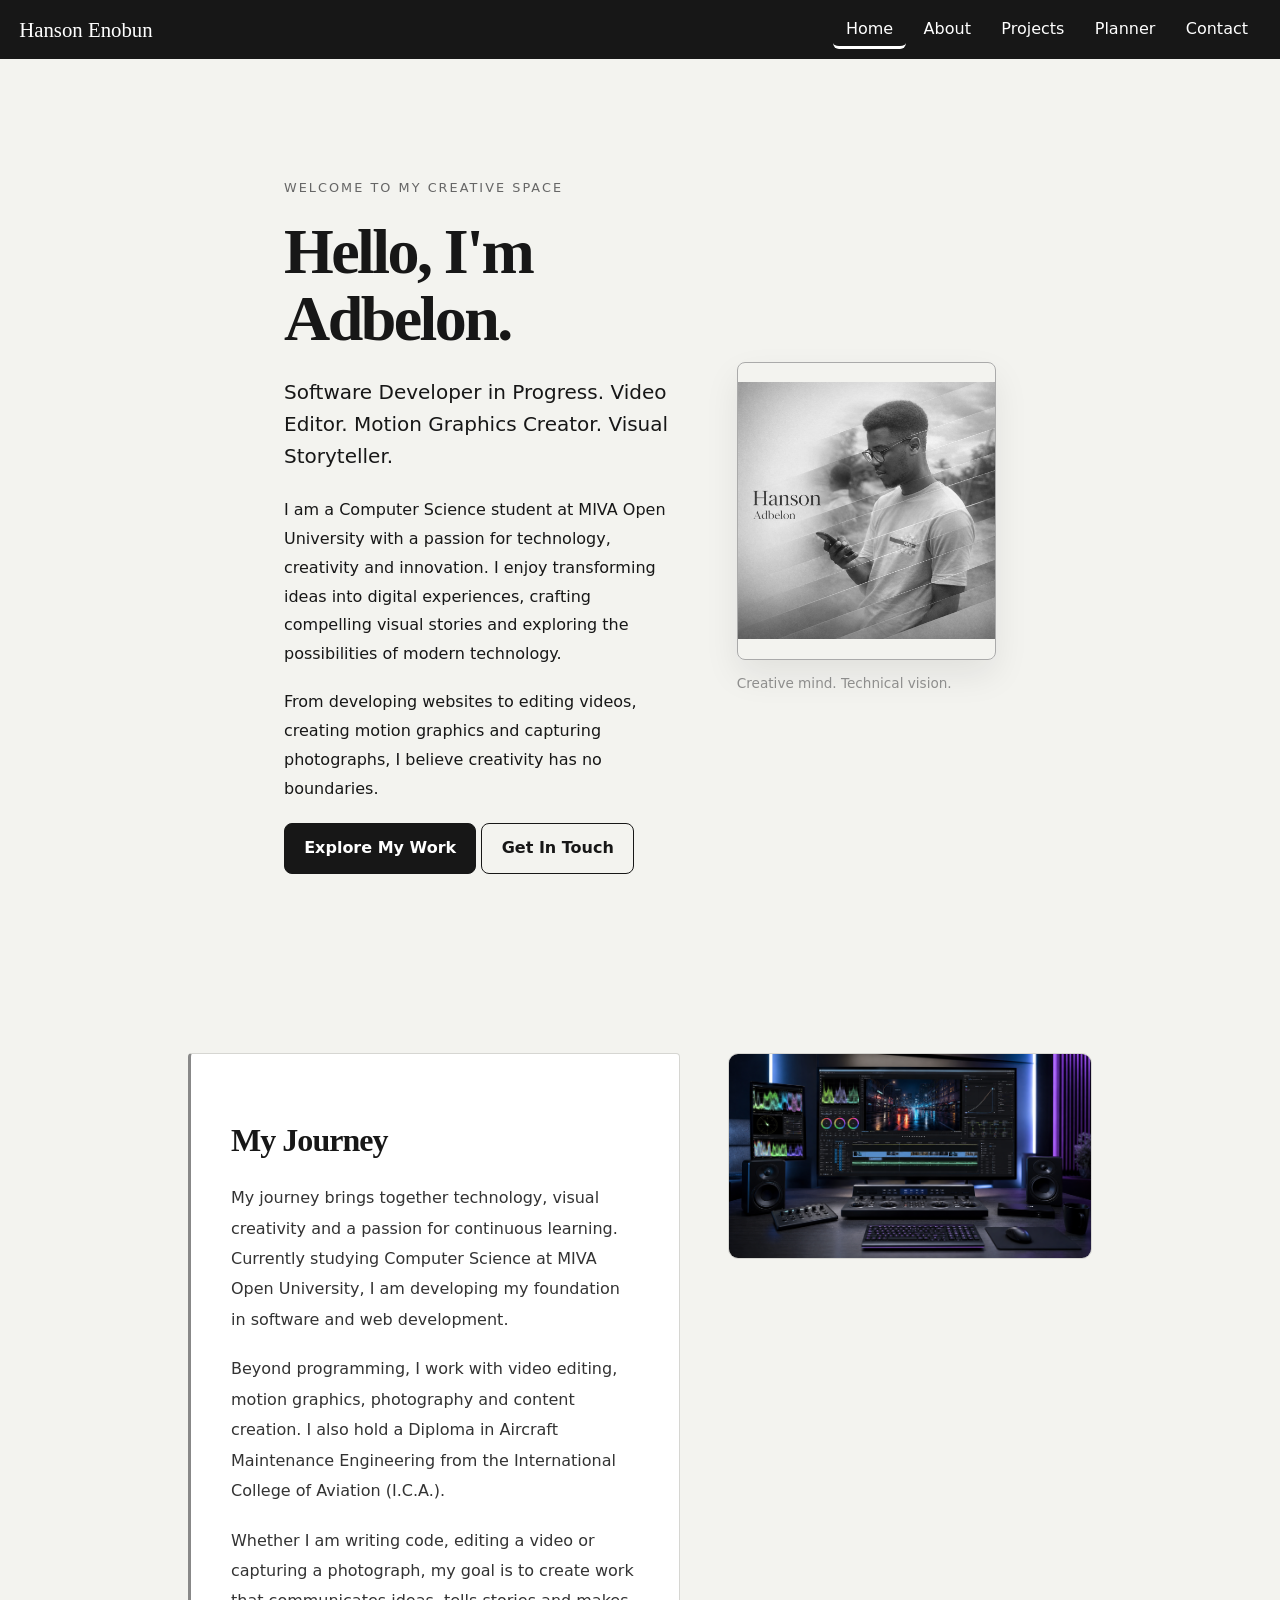
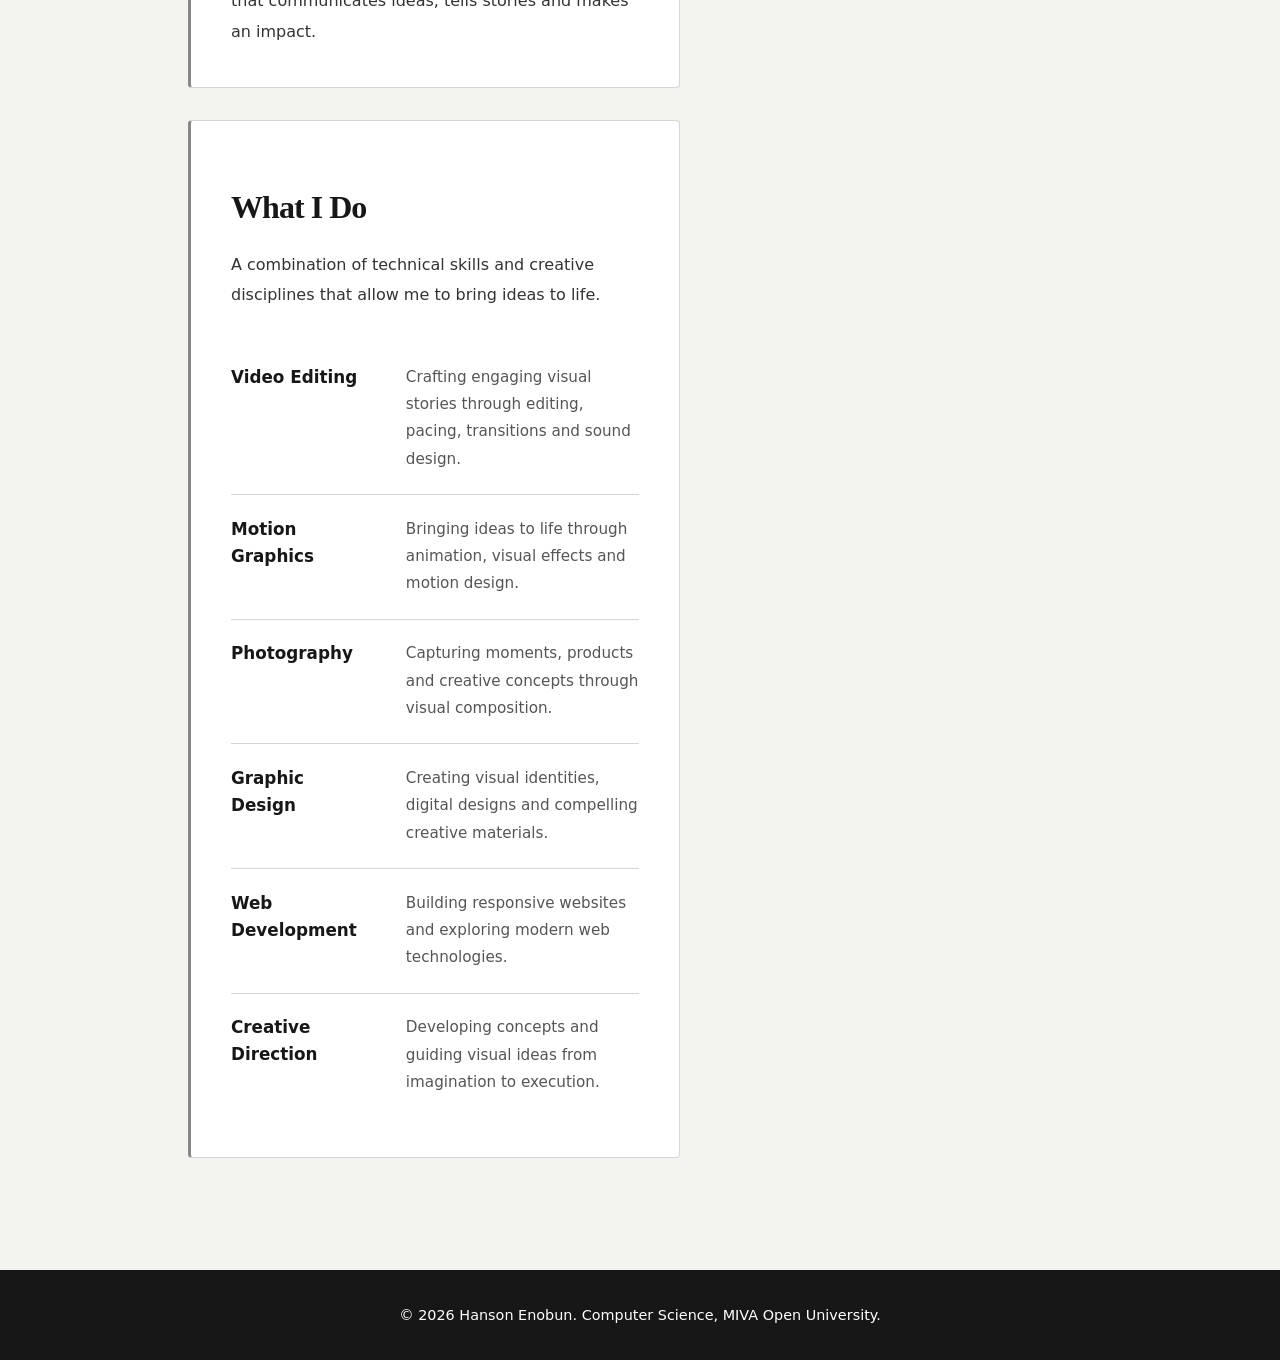
<file: index.html>
<!DOCTYPE html>
<html lang="en">

<head>
  <meta charset="UTF-8">
  <meta name="viewport" content="width=device-width, initial-scale=1">
  <title>Home | Adbelon</title>
  <link rel="stylesheet" href="style.css">
</head>

<body data-page="index">
  <header class="site-header"><a class="brand" href="index.html">Hanson Enobun</a><button class="menu-btn"
      aria-label="Toggle menu" aria-expanded="false">Menu</button>
    <nav id="nav">
      <ul>
        <li><a href="index.html" data-p="index">Home</a></li>
        <li><a href="about.html" data-p="about">About</a></li>
        <li><a href="projects.html" data-p="projects">Projects</a></li>
        <li><a href="planner.html" data-p="planner">Planner</a></li>
        <li><a href="contact.html" data-p="contact">Contact</a></li>
      </ul>
    </nav>
  </header>

  <main>

    <!-- HERO -->
    <section class="hero">
      <div class="hero-text">
        <p class="eyebrow">WELCOME TO MY CREATIVE SPACE</p>

        <h1>Hello, I'm Adbelon.</h1>

        <p class="lead">
          Software Developer in Progress.
          Video Editor. Motion Graphics Creator.
          Visual Storyteller.
        </p>

        <p>
          I am a Computer Science student at MIVA Open University
          with a passion for technology, creativity and innovation.
          I enjoy transforming ideas into digital experiences,
          crafting compelling visual stories and exploring the
          possibilities of modern technology.
        </p>

        <p>
          From developing websites to editing videos, creating
          motion graphics and capturing photographs, I believe
          creativity has no boundaries.
        </p>

        <p>
          <a class="btn" href="projects.html">Explore My Work</a>
          <a class="btn ghost" href="contact.html">Get In Touch</a>
        </p>
      </div>

      <figure class="hero-photo">
        <img src="images/profile.jpg" alt="Portrait of Adbelon">
        <figcaption>Creative mind. Technical vision.</figcaption>
      </figure>
    </section>
    <!-- END HERO (this closing tag was missing before) -->

    <!-- ABOUT BLOCK (now sits below the hero, not inside it) -->
    <section class="about-layout">

      <div class="about-content">

        <!-- MY JOURNEY -->
        <section class="band journey">
          <h2>My Journey</h2>

          <p>
            My journey brings together technology, visual creativity
            and a passion for continuous learning. Currently studying
            Computer Science at MIVA Open University, I am developing
            my foundation in software and web development.
          </p>

          <p>
            Beyond programming, I work with video editing, motion
            graphics, photography and content creation. I also hold
            a Diploma in Aircraft Maintenance Engineering from the
            International College of Aviation (I.C.A.).
          </p>

          <p>
            Whether I am writing code, editing a video or capturing
            a photograph, my goal is to create work that communicates
            ideas, tells stories and makes an impact.
          </p>
        </section>

        <!-- WHAT I DO -->
        <section class="band skills">
          <h2>What I Do</h2>

          <p>
            A combination of technical skills and creative
            disciplines that allow me to bring ideas to life.
          </p>

          <div class="skills-list">

            <article class="skill-item">
              <h3>Video Editing</h3>
              <p>Crafting engaging visual stories through editing, pacing, transitions and sound design.</p>
            </article>

            <article class="skill-item">
              <h3>Motion Graphics</h3>
              <p>Bringing ideas to life through animation, visual effects and motion design.</p>
            </article>

            <article class="skill-item">
              <h3>Photography</h3>
              <p>Capturing moments, products and creative concepts through visual composition.</p>
            </article>

            <article class="skill-item">
              <h3>Graphic Design</h3>
              <p>Creating visual identities, digital designs and compelling creative materials.</p>
            </article>

            <article class="skill-item">
              <h3>Web Development</h3>
              <p>Building responsive websites and exploring modern web technologies.</p>
            </article>

            <article class="skill-item">
              <h3>Creative Direction</h3>
              <p>Developing concepts and guiding visual ideas from imagination to execution.</p>
            </article>

          </div>
        </section>

      </div>

      <!-- IMAGE -->
      <figure class="about-visual">
        <img
          src="images/editing-workspace.png"
          alt="Video editing and motion graphics workspace"
        >
      </figure>

    </section>
    <!-- (the stray </div> that used to be here has been removed) -->

  </main>

  <footer class="site-footer">
    <p>&copy; 2026 Hanson Enobun. Computer Science, MIVA Open University.</p>
  </footer>

  <script src="script.js"></script>
</body>

</html>
</file>
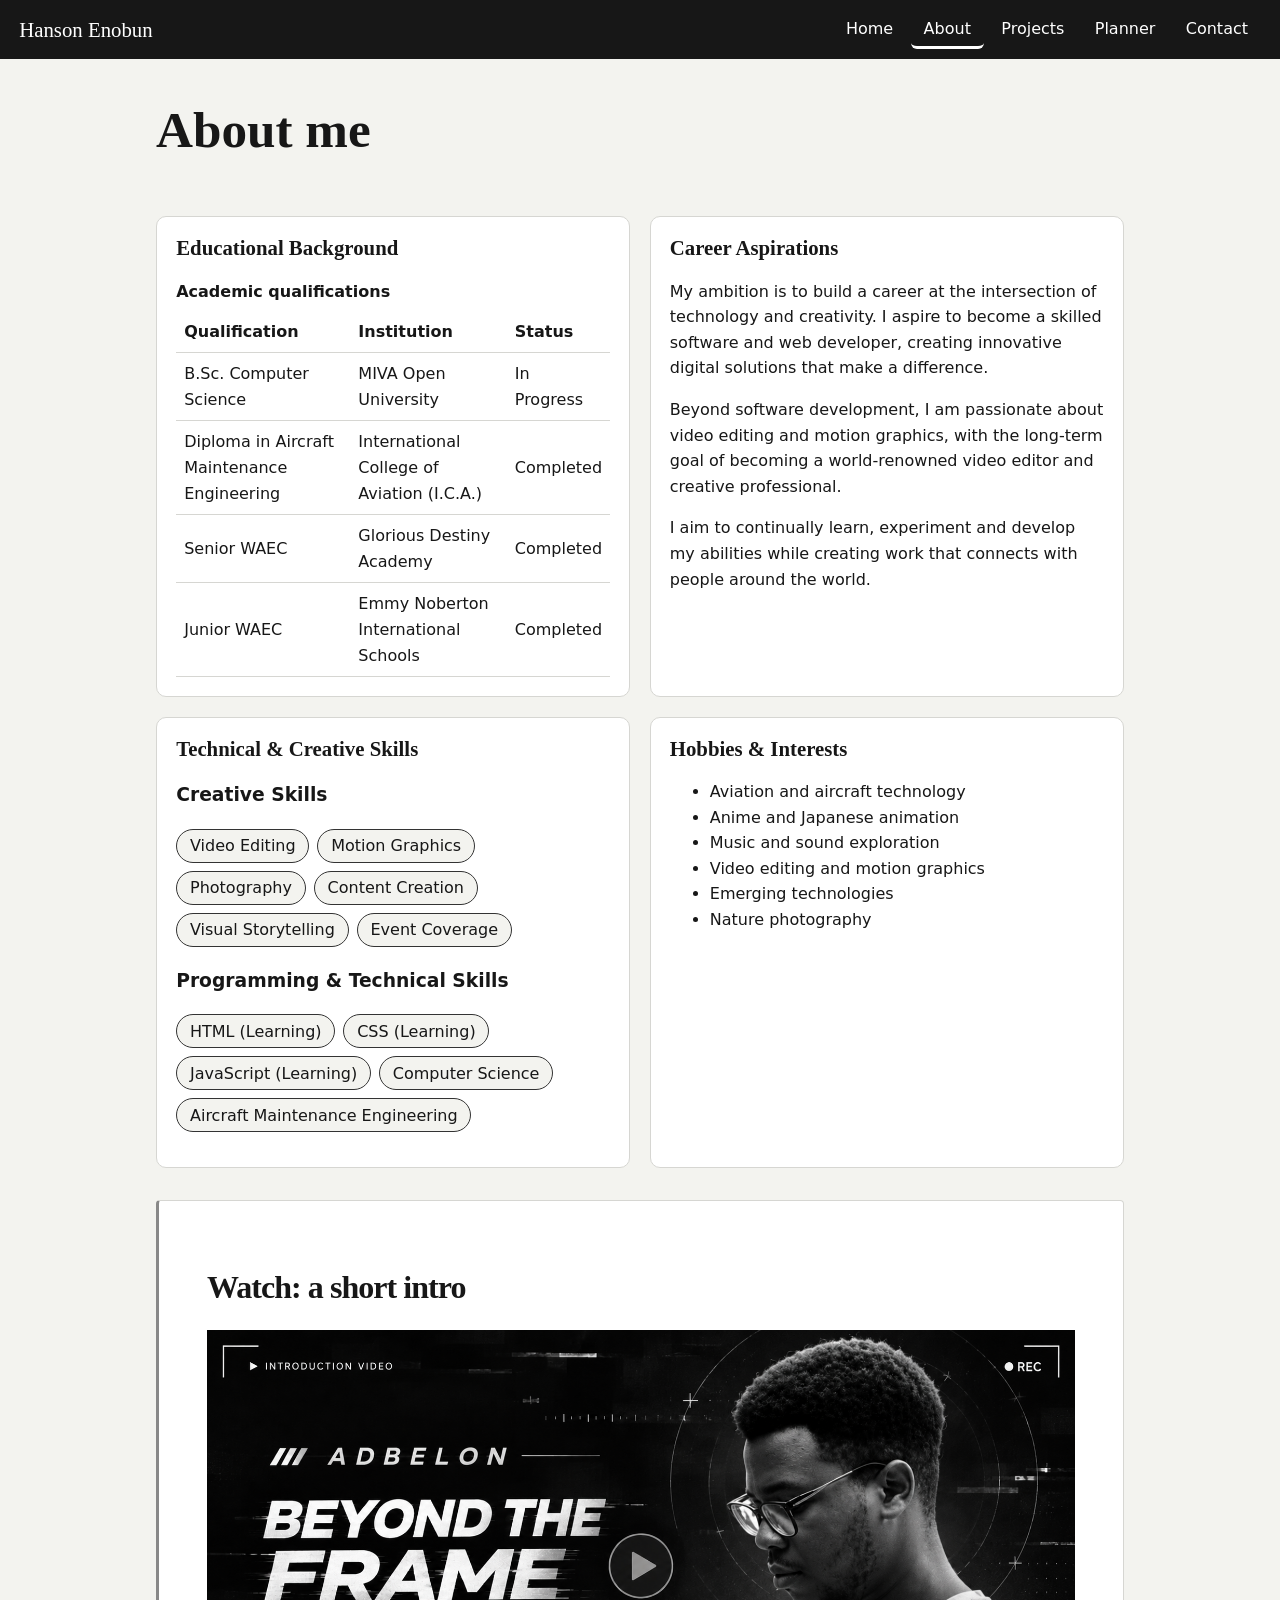
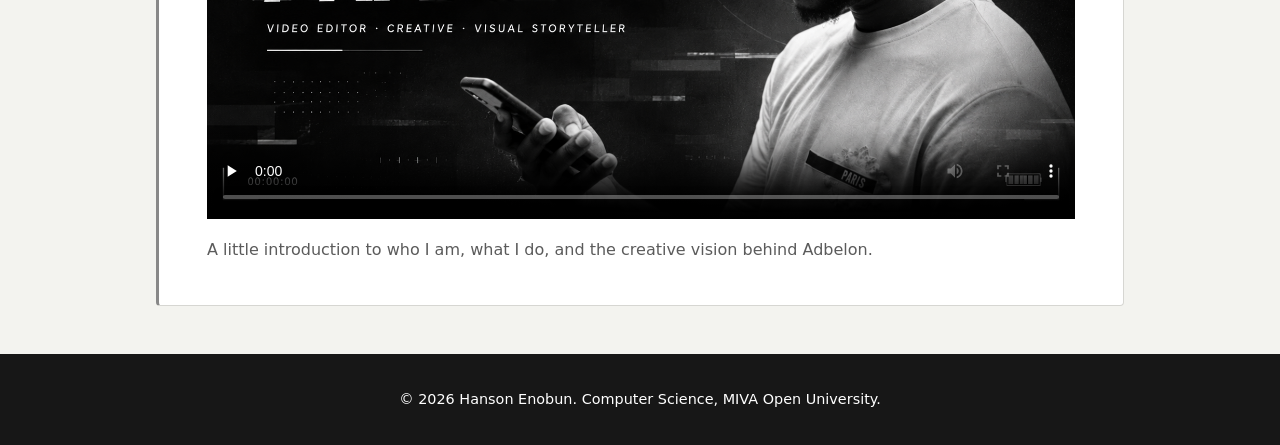
<file: about.html>
<!DOCTYPE html>
<html lang="en">

<head>
  <meta charset="UTF-8">
  <meta name="viewport" content="width=device-width, initial-scale=1">
  <title>About | Hanson Enobun</title>
  <link rel="stylesheet" href="style.css">
</head>

<body data-page="about">
  <header class="site-header"><a class="brand" href="index.html">Hanson Enobun</a><button class="menu-btn"
      aria-label="Toggle menu" aria-expanded="false">Menu</button>
    <nav id="nav">
      <ul>
        <li><a href="index.html" data-p="index">Home</a></li>
        <li><a href="about.html" data-p="about">About</a></li>
        <li><a href="projects.html" data-p="projects">Projects</a></li>
        <li><a href="planner.html" data-p="planner">Planner</a></li>
        <li><a href="contact.html" data-p="contact">Contact</a></li>
      </ul>
    </nav>
  </header>
  <main>
    <section class="page-title">
      <h1>About me</h1>
    </section>
    
<section class="grid two">

  <!-- Educational Background -->
  <article class="card">
    <h2>Educational Background</h2>

    <table>
      <caption>Academic qualifications</caption>
      <thead>
        <tr>
          <th>Qualification</th>
          <th>Institution</th>
          <th>Status</th>
        </tr>
      </thead>
      <tbody>
        <tr>
          <td>B.Sc. Computer Science</td>
          <td>MIVA Open University</td>
          <td>In Progress</td>
        </tr>
        <tr>
          <td>Diploma in Aircraft Maintenance Engineering</td>
          <td>International College of Aviation (I.C.A.)</td>
          <td>Completed</td>
        </tr>
        <tr>
          <td>Senior WAEC</td>
          <td>Glorious Destiny Academy</td>
          <td>Completed</td>
        </tr>
        <tr>
          <td>Junior WAEC</td>
          <td>Emmy Noberton International Schools</td>
          <td>Completed</td>
        </tr>
      </tbody>
    </table>
  </article>

  <!-- Career Aspirations -->
  <article class="card">
    <h2>Career Aspirations</h2>

    <p>
      My ambition is to build a career at the intersection
      of technology and creativity. I aspire to become a
      skilled software and web developer, creating
      innovative digital solutions that make a difference.
    </p>

    <p>
      Beyond software development, I am passionate about
      video editing and motion graphics, with the long-term
      goal of becoming a world-renowned video editor and
      creative professional.
    </p>

    <p>
      I aim to continually learn, experiment and develop
      my abilities while creating work that connects with
      people around the world.
    </p>
  </article>

  <!-- Technical and Creative Skills -->
  <article class="card">
    <h2>Technical &amp; Creative Skills</h2>

    <h3>Creative Skills</h3>
    <ul class="tags">
      <li>Video Editing</li>
      <li>Motion Graphics</li>
      <li>Photography</li>
      <li>Content Creation</li>
      <li>Visual Storytelling</li>
      <li>Event Coverage</li>
    </ul>

    <h3>Programming &amp; Technical Skills</h3>
    <ul class="tags">
      <li>HTML (Learning)</li>
      <li>CSS (Learning)</li>
      <li>JavaScript (Learning)</li>
      <li>Computer Science</li>
      <li>Aircraft Maintenance Engineering</li>
    </ul>
  </article>

  <!-- Hobbies and Interests -->
  <article class="card">
    <h2>Hobbies &amp; Interests</h2>

    <ul>
      <li>Aviation and aircraft technology</li>
      <li>Anime and Japanese animation</li>
      <li>Music and sound exploration</li>
      <li>Video editing and motion graphics</li>
      <li>Emerging technologies</li>
      <li>Nature photography</li>
    </ul>
  </article>

</section>

    <section class="band">
      <h2>Watch: a short intro</h2>
      <video controls preload="none" poster="images/intro-cover.png">
        <source src="intro.mp4" type="video/mp4">Your browser does not support video.
      </video>
      <p class="note">
    A little introduction to who I am, what I do, and the creative vision behind Adbelon.
</p>
    </section>
  </main>
  <footer class="site-footer">
    <p>&copy; 2026 Hanson Enobun. Computer Science, MIVA Open University.</p>
  </footer>
  <script src="script.js"></script>
</body>

</html>
</file>
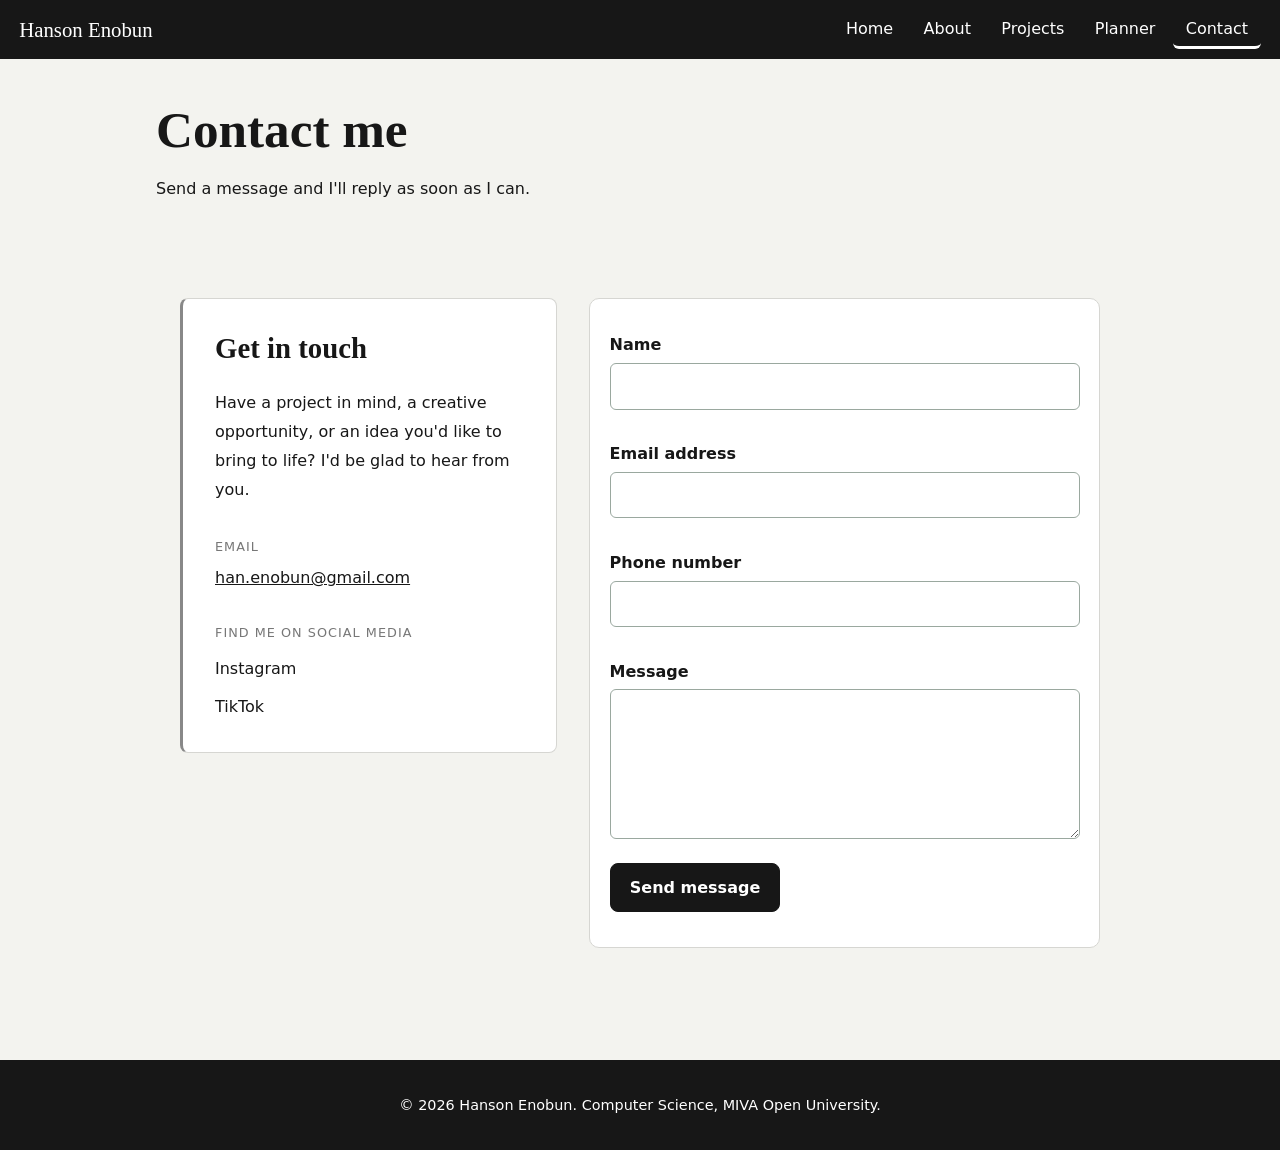
<file: contact.html>
<!DOCTYPE html>
<html lang="en">

<head>
  <meta charset="UTF-8">
  <meta name="viewport" content="width=device-width, initial-scale=1">
  <title>Contact | Hanson Enobun</title>
  <link rel="stylesheet" href="style.css">
</head>

<body data-page="contact">
  <header class="site-header"><a class="brand" href="index.html">Hanson Enobun</a><button class="menu-btn"
      aria-label="Toggle menu" aria-expanded="false">Menu</button>
    <nav id="nav">
      <ul>
        <li><a href="index.html" data-p="index">Home</a></li>
        <li><a href="about.html" data-p="about">About</a></li>
        <li><a href="projects.html" data-p="projects">Projects</a></li>
        <li><a href="planner.html" data-p="planner">Planner</a></li>
        <li><a href="contact.html" data-p="contact">Contact</a></li>
      </ul>
    </nav>
  </header>
  <main>
    <section class="page-title">
      <h1>Contact me</h1>
      <p>Send a message and I'll reply as soon as I can.</p>
    </section>
    
<section class="contact-layout">

    <!-- CONTACT INFORMATION -->
    <aside class="contact-info">
        <h2>Get in touch</h2>

        <p>
            Have a project in mind, a creative opportunity,
            or an idea you'd like to bring to life?
            I'd be glad to hear from you.
        </p>

        <div class="contact-detail">
            <span class="contact-detail-label">Email</span>

            <a href="mailto:han.enobun@gmail.com">
                han.enobun@gmail.com
            </a>
        </div>
<div class="contact-detail social-links">

    <span class="contact-detail-label">Find me on social media</span>

    <a href="https://www.instagram.com/adbelon/"
       target="_blank"
       rel="noopener noreferrer">
        Instagram
    </a>

    <a href="https://www.tiktok.com/@adbelon_"
       target="_blank"
       rel="noopener noreferrer">
        TikTok
    </a>

</div>

    </aside>

    <!-- EXISTING CONTACT FORM -->
    <section class="card narrow contact-form-card">

      <form id="contact-form"
      action="https://formspree.io/f/xaeoqrap"
      method="POST"
      novalidate>
        <label for="name">Name</label>
<input id="name" name="name" type="text">
<span class="error" id="name-error"></span>
        <label for="email">Email address</label>
<input id="email" name="email" type="email">
<span class="error" id="email-error"></span>
        <label for="phone">Phone number</label>
<input id="phone" name="phone" type="tel">
<span class="error" id="phone-error"></span>
        <label for="message">Message</label>
<textarea id="message" name="message" rows="5"></textarea>
<span class="error" id="message-error"></span>
        <button class="btn" type="submit">Send message</button>
        <p id="form-success" class="success" role="status"></p>
      </form>
    </section>
    </section>
  </main>
  <footer class="site-footer">
    <p>&copy; 2026 Hanson Enobun. Computer Science, MIVA Open University.</p>
  </footer>
  <script src="script.js"></script>
</body>

</html>
</file>
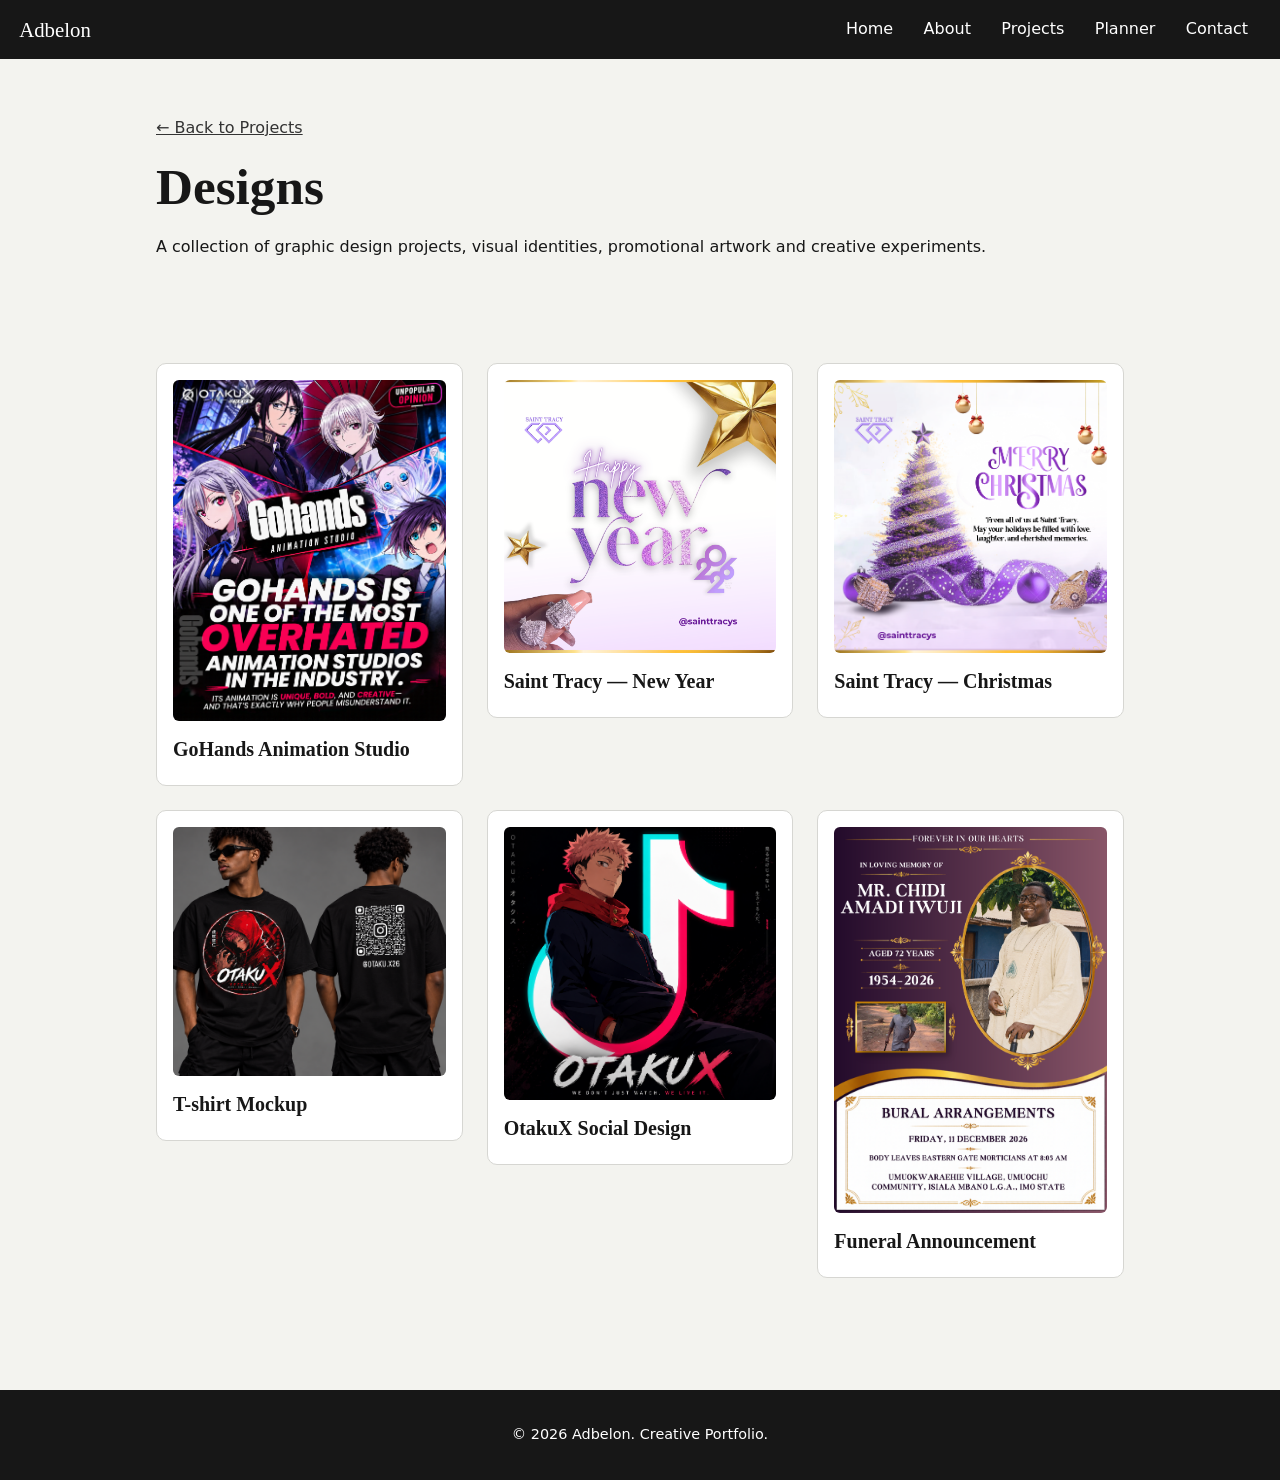
<file: design.html>
<!DOCTYPE html>
<html lang="en">
<head>
    <meta charset="UTF-8">
    <meta name="viewport" content="width=device-width, initial-scale=1">
   <title>Photography | Adbelon</title>
    <link rel="stylesheet" href="style.css">
</head>

<body data-page="projects">

    <header class="site-header">
        <a class="brand" href="index.html">Adbelon</a>

        <button class="menu-btn"
            aria-label="Toggle menu"
            aria-expanded="false">
            Menu
        </button>

        <nav id="nav">
            <ul>
                <li><a href="index.html">Home</a></li>
                <li><a href="about.html">About</a></li>
                <li><a href="projects.html">Projects</a></li>
                <li><a href="planner.html">Planner</a></li>
                <li><a href="contact.html">Contact</a></li>
            </ul>
        </nav>
    </header>

    

<main>

    <section class="page-title">
        <p><a href="projects.html">← Back to Projects</a></p>

        <h1>Designs</h1>

        <p>
            A collection of graphic design projects,
            visual identities, promotional artwork
            and creative experiments.
        </p>
    </section>

   <section class="gallery-grid design-gallery">

        <article class="gallery-item">
            <img src="images/designs/gohands-design.png"
                 alt="GoHands Animation Studio design">
            <h2>GoHands Animation Studio</h2>
        </article>

        <article class="gallery-item">
            <img src="images/designs/saint-tracy-new-year.png"
                 alt="Saint Tracy New Year design">
            <h2>Saint Tracy — New Year</h2>
        </article>

        <article class="gallery-item">
            <img src="images/designs/saint-tracy-christmas.png"
                 alt="Saint Tracy Christmas design">
            <h2>Saint Tracy — Christmas</h2>
        </article>

        <article class="gallery-item">
            <img src="images/designs/tshirt-mockup.png"
                 alt="T-shirt design mockup">
            <h2>T-shirt Mockup</h2>
        </article>

        <article class="gallery-item">
            <img src="images/designs/otakux-social-design.png"
                 alt="OtakuX social media design">
            <h2>OtakuX Social Design</h2>
        </article>

        <article class="gallery-item">
            <img src="images/designs/funeral-announcement-design.png"
                 alt="Funeral announcement poster design">
            <h2>Funeral Announcement</h2>
        </article>

    </section>

</main>

    <footer class="site-footer">
        <p>&copy; 2026 Adbelon. Creative Portfolio.</p>
    </footer>

    <script src="script.js"></script>

</body>
</html>
</file>
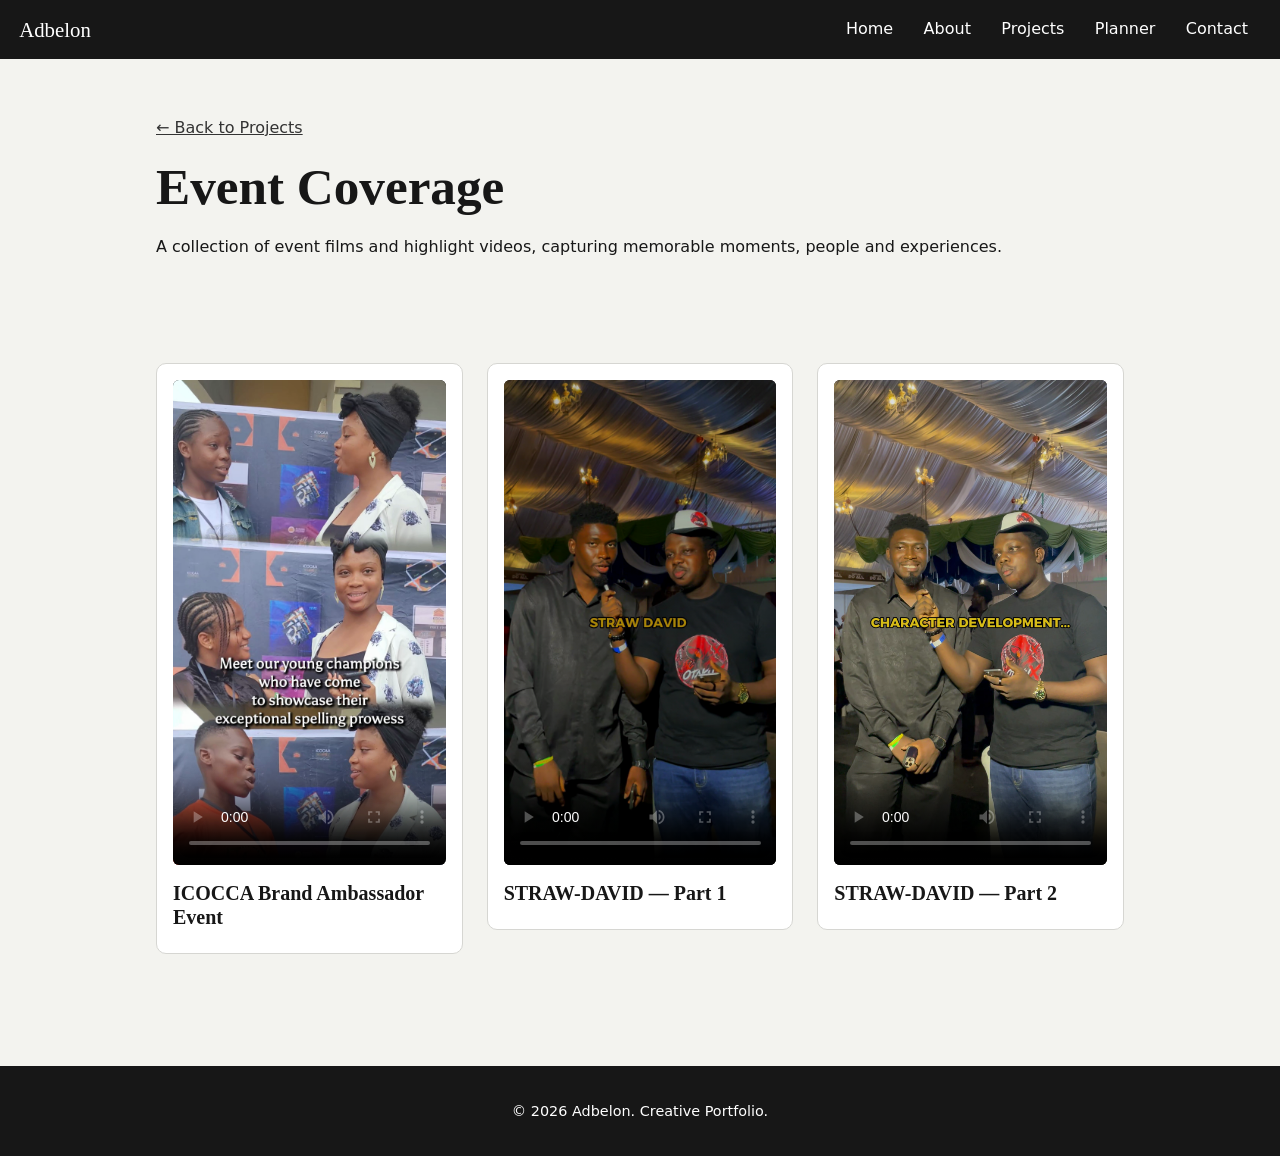
<file: event-coverage.html>
<!DOCTYPE html>
<html lang="en">
<head>
    <meta charset="UTF-8">
    <meta name="viewport" content="width=device-width, initial-scale=1">
    <title>Event Coverage | Adbelon</title>
    <link rel="stylesheet" href="style.css">
</head>

<body data-page="projects">

    <header class="site-header">
        <a class="brand" href="index.html">Adbelon</a>

        <button class="menu-btn"
            aria-label="Toggle menu"
            aria-expanded="false">
            Menu
        </button>

        <nav id="nav">
            <ul>
                <li><a href="index.html">Home</a></li>
                <li><a href="about.html">About</a></li>
                <li><a href="projects.html">Projects</a></li>
                <li><a href="planner.html">Planner</a></li>
                <li><a href="contact.html">Contact</a></li>
            </ul>
        </nav>
    </header>

   
<main>

    <section class="page-title">
        <p><a href="projects.html">← Back to Projects</a></p>

        <h1>Event Coverage</h1>

        <p>
    A collection of event films and highlight videos,
    capturing memorable moments, people and experiences.
</p>
    </section>

   

<section class="gallery-grid">

    <!-- ICOCCA EVENT -->
    <article class="gallery-item">
        <video class="gallery-video"
        poster="images/covers/event-coverage-cover.png"
               controls
               preload="metadata"
               playsinline>
            <source src="videos/ICOCCA-Brand-Ambassador-Event.mp4"
                    type="video/mp4">
        </video>

        <h2>ICOCCA Brand Ambassador Event</h2>
    </article>

    <!-- STRAW-DAVID PART 1 -->
    <article class="gallery-item">
        <video class="gallery-video"
        poster="images/covers/straw-david-1-cover.png"
               controls
               preload="metadata"
               playsinline>
            <source src="videos/STRAW-DAVID-1.mp4"
                    type="video/mp4">
        </video>

        <h2>STRAW-DAVID — Part 1</h2>
    </article>

    <!-- STRAW-DAVID PART 2 -->
    <article class="gallery-item">
        <video class="gallery-video"
        poster="images/covers/straw-david-2-cover.png"
               controls
               preload="metadata"
               playsinline>
            <source src="videos/STRAW-DAVID-2.mp4"
                    type="video/mp4">
        </video>

        <h2>STRAW-DAVID — Part 2</h2>
    </article>

</section>


</main>


    <footer class="site-footer">
        <p>&copy; 2026 Adbelon. Creative Portfolio.</p>
    </footer>

    <script src="script.js"></script>

</body>
</html>
</file>
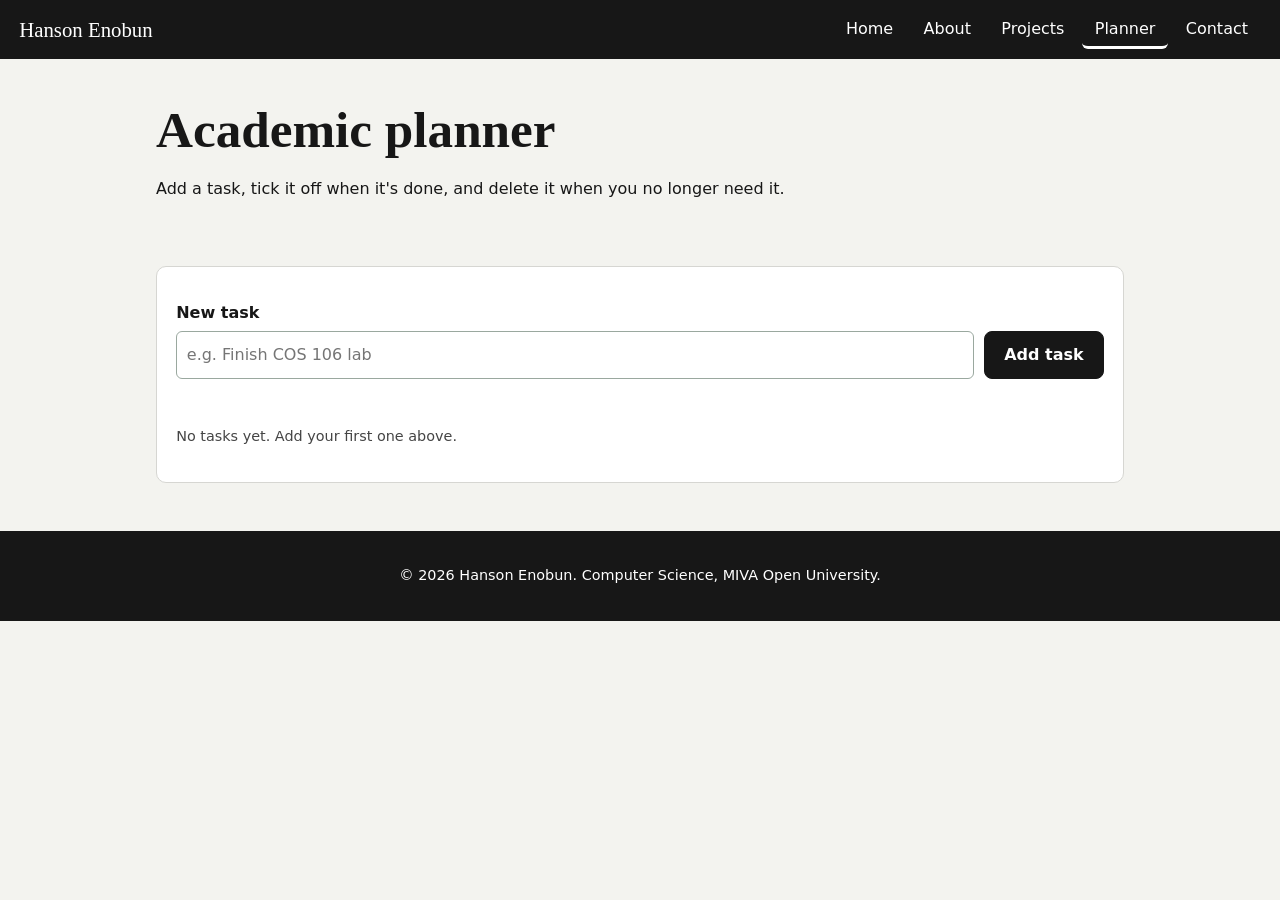
<file: planner.html>
<!DOCTYPE html>
<html lang="en">

<head>
  <meta charset="UTF-8">
  <meta name="viewport" content="width=device-width, initial-scale=1">
  <title>Planner | Hanson Enobun</title>
  <link rel="stylesheet" href="style.css">
</head>

<body data-page="planner">
  <header class="site-header"><a class="brand" href="index.html">Hanson Enobun</a><button class="menu-btn"
      aria-label="Toggle menu" aria-expanded="false">Menu</button>
    <nav id="nav">
      <ul>
        <li><a href="index.html" data-p="index">Home</a></li>
        <li><a href="about.html" data-p="about">About</a></li>
        <li><a href="projects.html" data-p="projects">Projects</a></li>
        <li><a href="planner.html" data-p="planner">Planner</a></li>
        <li><a href="contact.html" data-p="contact">Contact</a></li>
      </ul>
    </nav>
  </header>
  <main>
    <section class="page-title">
      <h1>Academic planner</h1>
      <p>Add a task, tick it off when it's done, and delete it when you no longer need it.</p>
    </section>
    <section class="card planner">
      <form id="task-form"><label for="task-input">New task</label>
        <div class="row"><input id="task-input" type="text" placeholder="e.g. Finish COS 106 lab"
            autocomplete="off"><button class="btn" type="submit">Add task</button></div>
        <p id="task-error" class="error" role="alert"></p>
      </form>
      <p id="task-count" class="note"></p>
      <ul id="task-list"></ul>
      <p id="task-empty" class="note">No tasks yet. Add your first one above.</p>
    </section>
  </main>
  <footer class="site-footer">
    <p>&copy; 2026 Hanson Enobun. Computer Science, MIVA Open University.</p>
  </footer>
  <script src="script.js"></script>
</body>

</html>
</file>
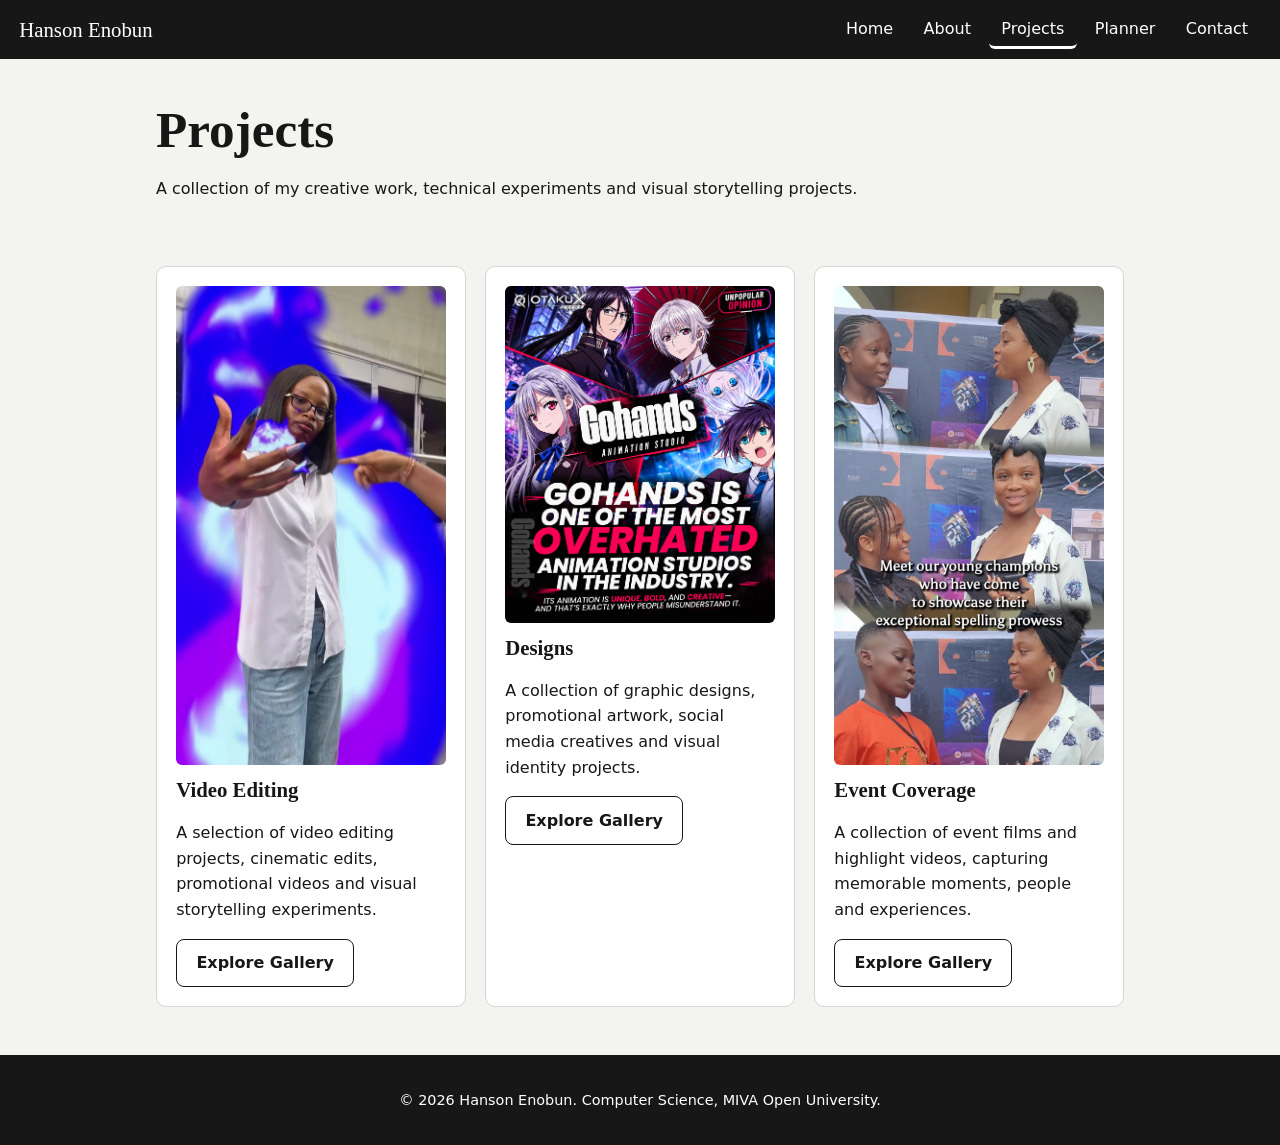
<file: projects.html>
<!DOCTYPE html>
<html lang="en">

<head>
  <meta charset="UTF-8">
  <meta name="viewport" content="width=device-width, initial-scale=1">
  <title>Projects | Hanson Enobun</title>
  <link rel="stylesheet" href="style.css">
</head>

<body data-page="projects">
  <header class="site-header"><a class="brand" href="index.html">Hanson Enobun</a><button class="menu-btn"
      aria-label="Toggle menu" aria-expanded="false">Menu</button>
    <nav id="nav">
      <ul>
        <li><a href="index.html" data-p="index">Home</a></li>
        <li><a href="about.html" data-p="about">About</a></li>
        <li><a href="projects.html" data-p="projects">Projects</a></li>
        <li><a href="planner.html" data-p="planner">Planner</a></li>
        <li><a href="contact.html" data-p="contact">Contact</a></li>
      </ul>
    </nav>
  </header>
  <main>
    <section class="page-title">
      <h1>Projects</h1>
      <p>A collection of my creative work, technical experiments and visual storytelling projects.</p>
    </section>
    
<section class="grid three">

    <!-- VIDEO EDITING -->
    <article class="card">
        <img src="images/covers/video-editing-cover.png"
     alt="Video Editing portfolio cover">
        <h2>Video Editing</h2>
        <p>
            A selection of video editing projects, cinematic edits,
            promotional videos and visual storytelling experiments.
        </p>
        <a class="btn ghost" href="video-editing.html">
    Explore Gallery
</a>
    </article>

    <!-- PHOTOGRAPHY -->
    
<article class="card">

    <img src="images/designs/gohands-design.png"
         alt="GoHands Animation Studio design">

    <h2>Designs</h2>

    <p>
        A collection of graphic designs, promotional artwork,
        social media creatives and visual identity projects.
    </p>

    <a class="btn ghost" href="design.html">
        Explore Gallery
    </a>

</article>


    <!-- EVENT COVERAGE -->
    <article class="card">
        <img src="images/covers/event-coverage-cover.png"
     alt="Event Coverage portfolio cover">
        <h2>Event Coverage</h2>
        <p>
    A collection of event films and highlight videos,
    capturing memorable moments, people and experiences.
</p>
        <a class="btn ghost" href="event-coverage.html">
    Explore Gallery
</a>
    </article>

</section>

  </main>
  <footer class="site-footer">
    <p>&copy; 2026 Hanson Enobun. Computer Science, MIVA Open University.</p>
  </footer>
  <script src="script.js"></script>
</body>

</html>
</file>
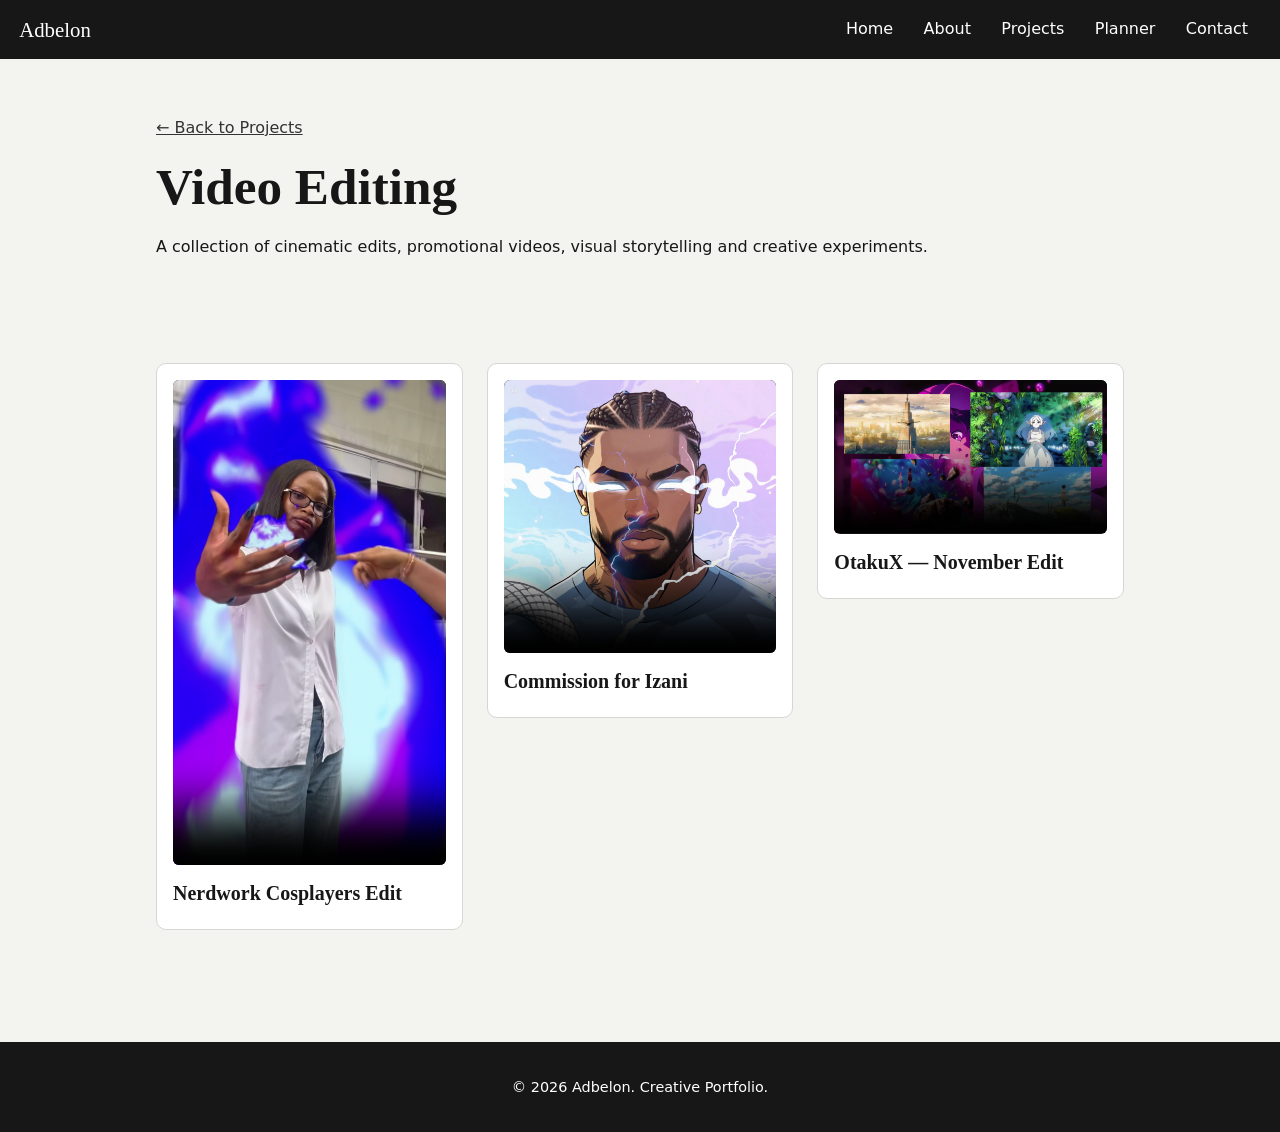
<file: video-editing.html>
<!DOCTYPE html>
<html lang="en">
<head>
    <meta charset="UTF-8">
    <meta name="viewport" content="width=device-width, initial-scale=1">
    <title>Video Editing | Adbelon</title>
    <link rel="stylesheet" href="style.css">
</head>

<body data-page="projects">

    <header class="site-header">
        <a class="brand" href="index.html">Adbelon</a>

        <button class="menu-btn"
            aria-label="Toggle menu"
            aria-expanded="false">
            Menu
        </button>

        <nav id="nav">
            <ul>
                <li><a href="index.html">Home</a></li>
                <li><a href="about.html">About</a></li>
                <li><a href="projects.html">Projects</a></li>
                <li><a href="planner.html">Planner</a></li>
                <li><a href="contact.html">Contact</a></li>
            </ul>
        </nav>
    </header>

    <main>

        <section class="page-title">
            <p><a href="projects.html">← Back to Projects</a></p>

            <h1>Video Editing</h1>

            <p>
                A collection of cinematic edits, promotional videos,
                visual storytelling and creative experiments.
            </p>
        </section>

       
<section class="gallery-grid">

    <!-- VIDEO 01: NERDWORK COSPLAYERS -->
    <article class="gallery-item">
        <video class="gallery-video"
        poster="images/covers/video-editing-cover.png"
               controls
               preload="metadata"
               playsinline>
            <source src="videos/Nerdwork-Cosplayers-Edit.mp4"
                    type="video/mp4">
            Your browser does not support HTML video.
        </video>

        <h2>Nerdwork Cosplayers Edit</h2>
    </article>

    <!-- VIDEO 02: COMMISSION FOR IZANI -->
    <article class="gallery-item">
        <video class="gallery-video"
        poster="images/covers/izani-cover.png"
               controls
               preload="metadata"
               playsinline>
            <source src="videos/Commision-for-Izani.mp4"
                    type="video/mp4">
            Your browser does not support HTML video.
        </video>

        <h2>Commission for Izani</h2>
    </article>

    <!-- VIDEO 03: OTAKUX NOVEMBER EDIT -->
    <article class="gallery-item">
        <video class="gallery-video"
        poster="images/covers/otakux-november-cover.png"
               controls
               preload="metadata"
               playsinline>
            <source src="videos/OtakuX-November-Edit.mp4"
                    type="video/mp4">
            Your browser does not support HTML video.
        </video>

        <h2>OtakuX — November Edit</h2>
    </article>

</section>


    </main>

    <footer class="site-footer">
        <p>&copy; 2026 Adbelon. Creative Portfolio.</p>
    </footer>

    <script src="script.js"></script>

</body>
</html>
</file>
<file: style.css>
:root {
  --bg: #F3F3EF;
  --ink: #171717;
  --accent: #333333;
  --gold: #888888;
  --card: #FFFFFF;
  --line: #D6D6D2;
  --err: #B3261E;
}
*{box-sizing:border-box}
body{margin:0;font-family:system-ui,-apple-system,"Segoe UI",sans-serif;background:var(--bg);color:var(--ink);line-height:1.6}
h1,h2{font-family:Georgia,"Times New Roman",serif;line-height:1.2}
h1{font-size:clamp(2rem,5vw,3.2rem);margin:0 0 .5rem}
main{max-width:1000px;margin:0 auto;padding:1.5rem 1rem 3rem}
img,video{max-width:100%;display:block}
a{color:var(--accent)}
:focus-visible{outline:3px solid var(--gold);outline-offset:2px}
.site-header{display:flex;justify-content:space-between;align-items:center;flex-wrap:wrap;padding:.8rem 1.2rem;background:var(--ink);position:sticky;top:0;z-index:5}
.brand{color:#fff;font-family:Georgia,serif;font-size:1.3rem;text-decoration:none}
nav ul{display:flex;gap:.3rem;list-style:none;margin:0;padding:0}
nav a{color:#fff;text-decoration:none;padding:.45rem .8rem;border-radius:6px;border-bottom:3px solid transparent;transition:background .25s,border-color .25s}
nav a:hover{background:rgba(255,255,255,.12)}
nav a.active{border-bottom-color:var(--gold)}
.menu-btn{display:none;background:none;border:1px solid #fff;color:#fff;padding:.4rem .8rem;border-radius:6px;font:inherit}
.hero {
    display: grid;
    grid-template-columns: 1.15fr 0.85fr;
    gap: 3rem;
    align-items: center;
    padding: 3rem 0 2.5rem;
}
.lead{font-size:1.2rem}
.hero-photo{margin:0}
.hero-photo img {
    display: block;
    width: 100%;
    aspect-ratio: 1 / 1;
    object-fit: cover;
    border-radius: 8px;
    border: 1px solid var(--line);
    filter: grayscale(100%);
}
.hero-photo figcaption{font-size:.85rem;opacity:.7;margin-top:.4rem}
.btn{display:inline-block;background:var(--accent);color:#fff;border:0;padding:.65rem 1.2rem;border-radius:8px;font:inherit;font-weight:600;text-decoration:none;cursor:pointer;transition:transform .2s,background .2s}
.btn:hover{background:var(--ink);transform:translateY(-2px)}
.btn.ghost{background:transparent;color:var(--ink);border:2px solid var(--ink)}
.btn.ghost:hover{background:var(--ink);color:#fff}
.band {
    background: var(--card);
    border: 1px solid var(--line);
    border-left: 3px solid #888;
    padding: 2.5rem 3rem;
    margin: 4rem 0 2rem;
    border-radius: 4px;
    max-width: 850px;
}

.band h2 {
    font-size: 2rem;
    margin-bottom: 1.5rem;
    letter-spacing: -0.03em;
}

.band p {
    font-size: 1rem;
    line-height: 1.9;
    max-width: 720px;
    color: #333;
    margin-bottom: 1.2rem;
}

.band p:last-child {
    margin-bottom: 0;
}
.page-title{padding:1rem 0}
.grid{display:grid;gap:1.2rem}
.grid.two{grid-template-columns:repeat(2,1fr)}
.grid.three{grid-template-columns:repeat(3,1fr)}
.card{background:var(--card);border:1px solid var(--line);border-radius:10px;padding:1.2rem;transition:box-shadow .25s}
.card:hover{box-shadow:0 6px 18px rgba(20,33,61,.12)}
.card img{border-radius:6px;margin-bottom:.8rem}
.card h2{font-size:1.3rem;margin-top:0}
.narrow{max-width:560px}
table{width:100%;border-collapse:collapse}
caption{text-align:left;font-weight:600;padding-bottom:.4rem}
th,td{text-align:left;padding:.5rem;border-bottom:1px solid var(--line)}
.tags{display:flex;flex-wrap:wrap;gap:.5rem;list-style:none;padding:0}
.tags li{background:var(--bg);border:1px solid var(--accent);border-radius:99px;padding:.2rem .8rem}
form label{display:block;font-weight:600;margin:.9rem 0 .3rem}
input,textarea{width:100%;padding:.6rem;border:1px solid #9aa89f;border-radius:6px;font:inherit}
input.invalid,textarea.invalid{border-color:var(--err)}
.error{color:var(--err);font-size:.9rem;display:block;min-height:1.2em}
.success{color:var(--accent);font-weight:600}
.row{display:flex;gap:.6rem}
.row input{flex:1}
.note{font-size:.9rem;opacity:.8}
#task-list{list-style:none;padding:0;margin:0}
#task-list li{display:flex;align-items:center;gap:.7rem;padding:.7rem 0;border-bottom:1px solid var(--line);animation:pop .25s ease}
#task-list li span{flex:1}
#task-list li.done span{text-decoration:line-through;opacity:.55}
.del{background:none;border:1px solid var(--err);color:var(--err);border-radius:6px;padding:.25rem .6rem;cursor:pointer;font:inherit}
.del:hover{background:var(--err);color:#fff}
.site-footer{text-align:center;padding:1.2rem;background:var(--ink);color:#fff;font-size:.9rem}
@keyframes pop{from{opacity:0;transform:translateY(-6px)}to{opacity:1;transform:none}}
@media (max-width:760px){
 .menu-btn{display:block}
 nav{display:none;width:100%}
 nav.open{display:block}
 nav ul{flex-direction:column;padding-top:.6rem}
 .hero,.grid.two,.grid.three{grid-template-columns:1fr}
 .row{flex-direction:column}
}
@media (prefers-reduced-motion:reduce){*{animation:none!important;transition:none!important}}
.hero-photo img {
    display: block;
    width: 100%;
    height: 100%;
    object-fit: cover;
    filter: grayscale(100%);
}


/* =================================
   MONOCHROME DESIGN REFINEMENTS
================================= */

/* Navigation */
nav a.active {
    border-bottom-color: #FFFFFF;
}

/* JOURNEY AND SKILLS LAYOUT FIX */

main {
    display: flex;
    flex-direction: column;
    gap: 2rem;
}

.band {
    display: block;
    width: 100%;
    max-width: 1000px;
    margin: 0 auto;
}

.grid.three {
    display: grid;
    grid-template-columns: repeat(3, minmax(0, 1fr));
    gap: 1.2rem;
}


nav a:hover {
    background: rgba(255, 255, 255, 0.14);
}

/* Portrait presentation */
.hero-photo img {
    border: 2px solid #777777;
    border-radius: 12px;
    box-shadow: 0 12px 30px rgba(0, 0, 0, 0.12);
    filter: grayscale(100%) contrast(1.05);
    transition: transform 0.35s ease, box-shadow 0.35s ease;
}

.hero-photo img:hover {
    transform: scale(1.015);
    box-shadow: 0 16px 36px rgba(0, 0, 0, 0.18);
}

/* Primary buttons */
.btn {
    background: #171717;
    color: #FFFFFF;
    border: 1px solid #171717;
    transition: all 0.25s ease;
}

.btn:hover {
    background: #FFFFFF;
    color: #171717;
    border-color: #171717;
    transform: translateY(-2px);
}

/* Secondary buttons */
.btn.ghost {
    background: transparent;
    color: #171717;
    border: 1px solid #171717;
}

.btn.ghost:hover {
    background: #171717;
    color: #FFFFFF;
}

/* Subtle card interaction */
.card:hover {
    box-shadow: 0 8px 24px rgba(0, 0, 0, 0.08);
}

/* HOMEPAGE HERO REFINEMENT */

.hero {
    display: grid;
    grid-template-columns: 1.2fr 0.8fr;
    gap: 4rem;
    align-items: center;
    max-width: 760px;
    margin: 0 auto;
    padding: 5rem 1.5rem 4rem;
}

.hero-text {
    max-width: 650px;
}

.hero-text .eyebrow {
    font-size: 0.8rem;
    letter-spacing: 0.16em;
    text-transform: uppercase;
    color: #666;
    margin-bottom: 1.2rem;
}

.hero-text h1 {
    font-size: clamp(2.8rem, 5vw, 4.5rem);
    line-height: 1.05;
    letter-spacing: -0.04em;
    margin-bottom: 1.5rem;
}

.hero-text .lead {
    font-size: 1.25rem;
    line-height: 1.6;
    margin-bottom: 1.5rem;
}

.hero-text p {
    line-height: 1.8;
    margin-bottom: 1.2rem;
}

.hero-photo {
    margin: 0;
    width: 100%;
}

.hero-photo img {
    display: block;
    width: 100%;
    height: auto;
    aspect-ratio: 1 / 1.15;
    object-fit: contain;
    filter: grayscale(100%);
    border: 1px solid #aaa;
    border-radius: 8px;
    box-shadow: 0 15px 35px rgba(0,0,0,0.08);
}

.hero-photo figcaption {
    font-size: 0.85rem;
    color: #666;
    margin-top: 0.8rem;
}

@media (max-width: 760px) {
    .hero {
        grid-template-columns: 1fr;
        gap: 2.5rem;
        padding-top: 3rem;
    }

    .hero-photo {
        max-width: 450px;
    }
}

/* =================================
   ABOUT SECTION LAYOUT
================================= */


/* ABOUT SECTION LAYOUT */

.about-layout {
    display: grid;
    grid-template-columns: minmax(0, 1.1fr) minmax(320px, 0.9fr);
    gap: 3rem;
    align-items: start;
    width: calc(100% - 4rem);
    max-width: 1200px;
    margin: 4rem auto;
}

.about-content {
    display: flex;
    flex-direction: column;
    gap: 2rem;
    width: 100%;
    min-width: 0;
}

/* JOURNEY AND SKILLS PANELS */

.about-content > .band {
    width: 100%;
    max-width: none;
    min-width: 0;
    margin: 0;
    padding: 2rem;
    box-sizing: border-box;
}

/* IMAGE */

.about-visual {
    width: 100%;
    min-width: 0;
    margin: 0;
}

.about-visual img {
    display: block;
    width: 100%;
    height: auto;
    object-fit: contain;
    border-radius: 12px;
}

/* MOBILE RESPONSIVENESS */

@media (max-width: 760px) {
    .about-layout {
        grid-template-columns: 1fr;
        width: calc(100% - 2rem);
    }

    .about-visual {
        grid-row: 1;
        max-width: 650px;
        margin: 0 auto;
    }

    .about-content {
        grid-row: 2;
    }
}

/* SKILL CARDS */

.about-layout .grid.three {
    display: grid;
    grid-template-columns: repeat(3, minmax(0, 1fr));
    gap: 1rem;
    width: 100%;
}

.about-layout .card {
    min-width: 0;
    padding: 1rem;
}

/* MOBILE RESPONSIVENESS */


/* RESPONSIVE ABOUT SECTION */


/* ABOUT SECTION - VERTICAL LAYOUT */


.about-layout {
    display: flex;
    flex-direction: column;
    align-items: center;
    gap: 2rem;
    width: 100%;
}

.about-layout > .band {
    width: 100%;
    max-width: 850px;
    box-sizing: border-box;
    margin: 0;
}

@media (max-width: 760px) {
    .about-layout .grid.three {
        grid-template-columns: repeat(2, minmax(0, 1fr));
    }
}

@media (max-width: 500px) {
    .about-layout .grid.three {
        grid-template-columns: 1fr;
    }
}

/* WHAT I DO - EDITORIAL SKILLS LIST */

.skills-list {
    display: flex;
    flex-direction: column;
    gap: 0;
    width: 100%;
}

.skill-item {
    display: grid;
    grid-template-columns: 200px 1fr;
    gap: 2rem;
    align-items: baseline;
    padding: 1.5rem 0;
    border-bottom: 1px solid var(--line);
}

.skill-item h3 {
    font-size: 1.15rem;
    margin: 0;
}

.skill-item p {
    font-size: 1rem;
    line-height: 1.8;
    color: #555;
    margin: 0;
}

@media (max-width: 600px) {
    .skill-item {
        grid-template-columns: 1fr;
        gap: 0.5rem;
    }
}

/* ABOUT SECTION - NEW LAYOUT */

.about-layout {
    display: grid;
    grid-template-columns: 1.15fr 0.85fr;
    gap: 3rem;
    align-items: start;
    width: 100%;
    max-width: 1200px;
    margin: 4rem auto;
    padding: 0 2rem;
}

.about-content {
    display: flex;
    flex-direction: column;
    gap: 2rem;
    min-width: 0;
}

.about-layout .band {
    width: 100%;
    max-width: none;
    min-width: 0;
    margin: 0;
    padding: 2.5rem;
}

.about-visual {
    margin: 0;
    width: 100%;
    position: sticky;
    top: 120px;
}

.about-visual img {
    display: block;
    width: 100%;
    height: auto;
    object-fit: contain;
    border: 1px solid var(--line);
    border-radius: 10px;
}

/* SKILLS LIST */

.skills-list {
    display: flex;
    flex-direction: column;
    margin-top: 2rem;
}

.skill-item {
    display: flex;
    justify-content: space-between;
    align-items: flex-start;
    gap: 2rem;
    padding: 1.3rem 0;
    border-bottom: 1px solid var(--line);
}

.skill-item:last-child {
    border-bottom: none;
}

.skill-item h3 {
    flex: 0 0 35%;
    margin: 0;
    font-size: 1.05rem;
}

.skill-item p {
    flex: 1;
    margin: 0;
    font-size: 0.95rem;
    line-height: 1.8;
}

/* TABLET AND MOBILE */

@media (max-width: 900px) {
    .about-layout {
        grid-template-columns: 1fr;
        gap: 2rem;
    }

    .about-visual {
        position: static;
        grid-row: 1;
        max-width: 650px;
        margin: 0 auto;
    }

    .about-content {
        grid-row: 2;
    }
}

@media (max-width: 600px) {
    .about-layout {
        padding: 0 1rem;
        margin: 2rem auto;
    }

    .about-layout .band {
        padding: 1.5rem;
    }

    .skill-item {
        flex-direction: column;
        gap: 0.5rem;
    }

    .skill-item h3 {
        flex: none;
    }
}

/* VIDEO AND CREATIVE PROJECT GALLERIES */

.gallery-grid {
    display: grid;
    grid-template-columns: repeat(3, minmax(0, 1fr));
    gap: 1.5rem;
    width: 100%;
    max-width: 1100px;
    margin: 2.5rem auto 4rem;
}

.gallery-item {
    background: var(--card);
    border: 1px solid var(--line);
    border-radius: 10px;
    padding: 1rem;
    min-width: 0;
    transition: transform 0.25s ease, box-shadow 0.25s ease;
}

.gallery-item:hover {
    transform: translateY(-4px);
    box-shadow: 0 8px 20px rgba(0, 0, 0, 0.08);
}

.gallery-placeholder {
    display: grid;
    place-items: center;
    aspect-ratio: 16 / 9;
    width: 100%;
    background: #e8e8e8;
    border: 1px dashed #999;
    border-radius: 6px;
    color: #555;
    font-size: 0.9rem;
    text-align: center;
}

.gallery-item h2 {
    font-size: 1.25rem;
    margin: 1rem 0 0.5rem;
}

.gallery-item p {
    color: #555;
    font-size: 0.95rem;
    line-height: 1.7;
}

@media (max-width: 760px) {
    .gallery-grid {
        grid-template-columns: repeat(2, minmax(0, 1fr));
    }
}

@media (max-width: 500px) {
    .gallery-grid {
        grid-template-columns: 1fr;
    }
}


/* VIDEO GALLERY */

.gallery-video {
    display: block;
    width: 100%;
    height: auto;
    aspect-ratio: auto;
    object-fit: contain;
    background: #111;
    border-radius: 6px;
}

.gallery-grid {
    align-items: start;
}

.gallery-item {
    align-self: start;
}

/* PHOTOGRAPHY GALLERY */

.gallery-item > img {
    display: block;
    width: 100%;
    height: auto;
    object-fit: contain;
    border-radius: 6px;
}

/* DESIGN GALLERY LIGHTBOX */

.design-gallery .gallery-item > img {
    cursor: zoom-in;
}

.image-lightbox {
    position: fixed;
    inset: 0;
    margin: auto;
    padding: 0;
    border: none;
    background: transparent;
    max-width: 94vw;
    max-height: 94vh;
    overflow: visible;
}

.image-lightbox::backdrop {
    background: rgba(0, 0, 0, 0.88);
    backdrop-filter: blur(5px);
}

.image-lightbox img {
    display: block;
    max-width: 92vw;
    max-height: 88vh;
    width: auto;
    height: auto;
    object-fit: contain;
    border-radius: 6px;
    box-shadow: 0 10px 40px rgba(0, 0, 0, 0.4);
}

.image-lightbox-close {
    position: absolute;
    top: -3rem;
    right: 0;
    background: #171717;
    color: #fff;
    border: 1px solid #888;
    border-radius: 6px;
    padding: 0.6rem 1rem;
    cursor: pointer;
    font: inherit;
}

.image-lightbox-close:hover {
    background: #444;
}

/* CONTACT PAGE LAYOUT */

.contact-layout {
    display: grid;
    grid-template-columns: minmax(0, 0.85fr) minmax(0, 1.15fr);
    gap: 2rem;
    max-width: 1000px;
    margin: 2rem auto 4rem;
    padding: 0 1.5rem;
    align-items: start;
}

.contact-info {
    background: var(--card);
    border: 1px solid var(--line);
    border-left: 3px solid #888;
    border-radius: 8px;
    padding: 2rem;
}

.contact-info h2 {
    font-size: 1.8rem;
    margin-top: 0;
}

.contact-info p {
    line-height: 1.8;
    color: var(--ink);
    margin-bottom: 2rem;
}

.contact-detail {
    display: flex;
    flex-direction: column;
    gap: 0.5rem;
}

.contact-detail-label {
    font-size: 0.8rem;
    color: #777;
    text-transform: uppercase;
    letter-spacing: 0.08em;
}

.contact-detail a {
    color: var(--ink);
    overflow-wrap: anywhere;
    text-decoration: underline;
}

.contact-layout .contact-form-card {
    width: 100%;
    max-width: none;
    margin: 0;
}

/* MOBILE CONTACT LAYOUT */

@media (max-width: 760px) {
    .contact-layout {
        grid-template-columns: 1fr;
        gap: 1.5rem;
    }
}

/* SOCIAL LINKS */

.social-links {
    margin-top: 2rem;
    gap: 0.8rem;
}

.social-links a {
    color: var(--ink);
    text-decoration: none;
    font-weight: 500;
    transition: opacity 0.2s ease;
}

.social-links a:hover {
    opacity: 0.6;
    text-decoration: underline;
}
</file>
